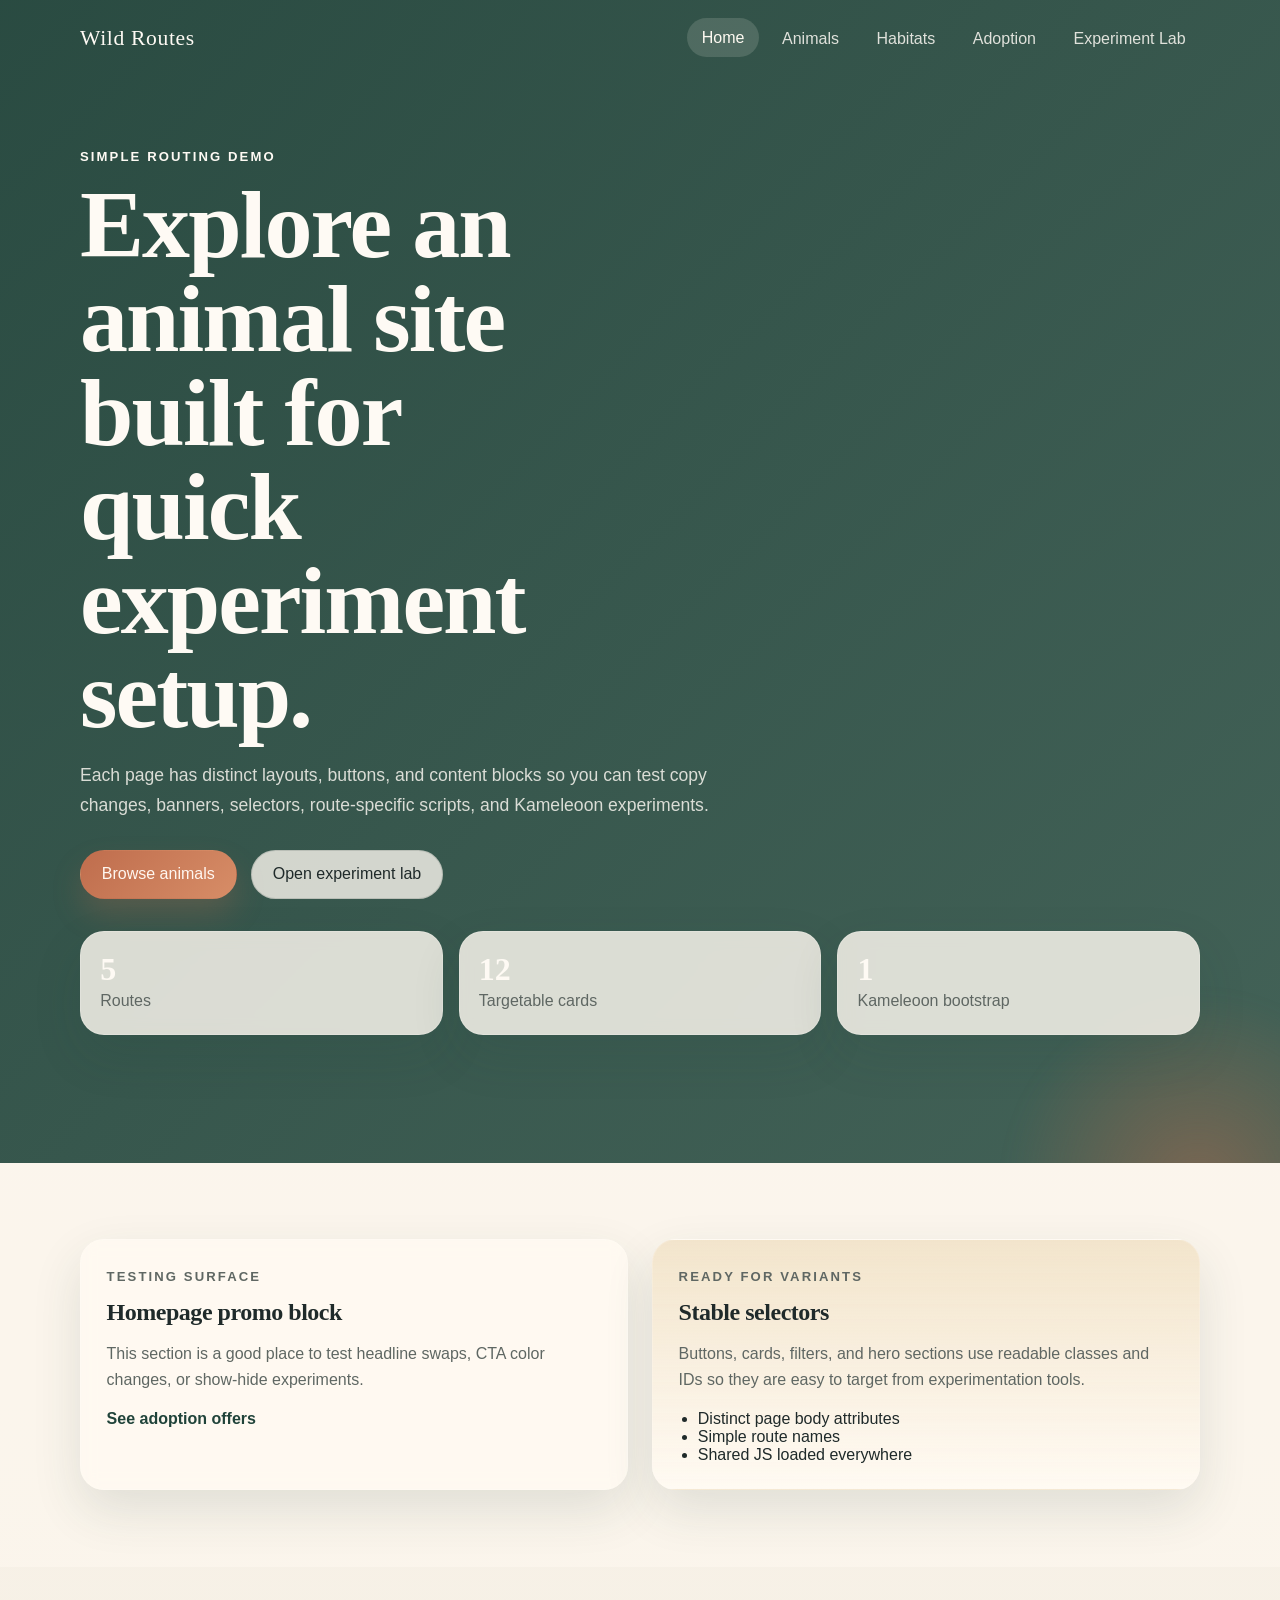
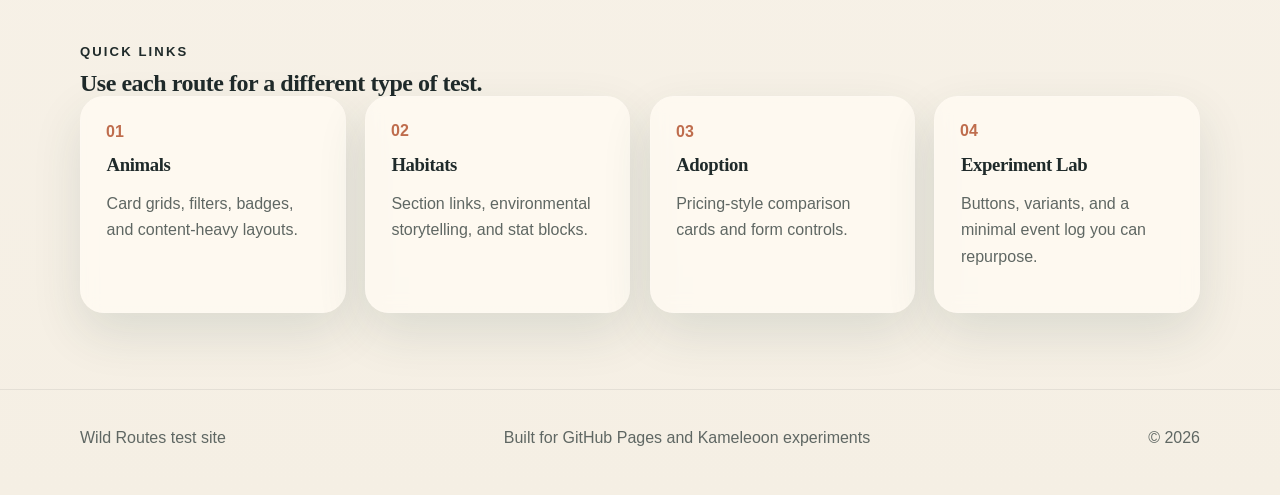
<file: index.html>
<!DOCTYPE html>
<html lang="en">
  <head>
    <script src="kameleoon.js"></script>
    <meta charset="UTF-8" />
    <meta name="viewport" content="width=device-width, initial-scale=1.0" />
    <title>Wild Routes | Home</title>
    <meta
      name="description"
      content="A simple multi-page animal site for testing Kameleoon experiments."
    />
    <link rel="stylesheet" href="styles.css" />
    <script defer src="app.js"></script>
  </head>
  <body data-page="home">
    <div class="site-shell">
      <header class="hero hero-home">
        <div class="hero__glow"></div>
        <nav class="topbar" aria-label="Primary">
          <a class="brand" href="index.html">Wild Routes</a>
          <button class="nav-toggle" type="button" aria-expanded="false" aria-controls="site-nav">
            Menu
          </button>
          <div class="nav-links" id="site-nav">
            <a href="index.html" data-route="home">Home</a>
            <a href="animals.html" data-route="animals">Animals</a>
            <a href="habitats.html" data-route="habitats">Habitats</a>
            <a href="adoption.html" data-route="adoption">Adoption</a>
            <a href="experiment-lab.html" data-route="lab">Experiment Lab</a>
          </div>
        </nav>

        <section class="hero__content container">
          <p class="eyebrow">Simple Routing Demo</p>
          <h1>Explore an animal site built for quick experiment setup.</h1>
          <p class="lede">
            Each page has distinct layouts, buttons, and content blocks so you can test copy changes,
            banners, selectors, route-specific scripts, and Kameleoon experiments.
          </p>
          <div class="hero__actions">
            <a class="button button--solid" href="animals.html" id="primary-cta">Browse animals</a>
            <a class="button button--ghost" href="experiment-lab.html">Open experiment lab</a>
          </div>
          <div class="metric-strip" aria-label="Demo metrics">
            <article>
              <strong>5</strong>
              <span>Routes</span>
            </article>
            <article>
              <strong>12</strong>
              <span>Targetable cards</span>
            </article>
            <article>
              <strong>1</strong>
              <span>Kameleoon bootstrap</span>
            </article>
          </div>
        </section>
      </header>

      <main>
        <section class="section section--light">
          <div class="container grid grid--2">
            <article class="feature-card" data-test-block="promo-banner">
              <p class="tag">Testing surface</p>
              <h2>Homepage promo block</h2>
              <p>
                This section is a good place to test headline swaps, CTA color changes, or show-hide
                experiments.
              </p>
              <a class="inline-link" href="adoption.html">See adoption offers</a>
            </article>
            <article class="feature-card feature-card--accent">
              <p class="tag">Ready for variants</p>
              <h2>Stable selectors</h2>
              <p>
                Buttons, cards, filters, and hero sections use readable classes and IDs so they are easy
                to target from experimentation tools.
              </p>
              <ul class="check-list">
                <li>Distinct page body attributes</li>
                <li>Simple route names</li>
                <li>Shared JS loaded everywhere</li>
              </ul>
            </article>
          </div>
        </section>

        <section class="section">
          <div class="container">
            <div class="section-heading">
              <p class="eyebrow">Quick Links</p>
              <h2>Use each route for a different type of test.</h2>
            </div>
            <div class="card-grid">
              <a class="route-card" href="animals.html">
                <span class="route-card__index">01</span>
                <h3>Animals</h3>
                <p>Card grids, filters, badges, and content-heavy layouts.</p>
              </a>
              <a class="route-card" href="habitats.html">
                <span class="route-card__index">02</span>
                <h3>Habitats</h3>
                <p>Section links, environmental storytelling, and stat blocks.</p>
              </a>
              <a class="route-card" href="adoption.html">
                <span class="route-card__index">03</span>
                <h3>Adoption</h3>
                <p>Pricing-style comparison cards and form controls.</p>
              </a>
              <a class="route-card" href="experiment-lab.html">
                <span class="route-card__index">04</span>
                <h3>Experiment Lab</h3>
                <p>Buttons, variants, and a minimal event log you can repurpose.</p>
              </a>
            </div>
          </div>
        </section>
      </main>

      <footer class="site-footer">
        <div class="container footer-row">
          <p>Wild Routes test site</p>
          <p>Built for GitHub Pages and Kameleoon experiments</p>
          <p>&copy; <span id="year"></span></p>
        </div>
      </footer>
    </div>
  </body>
</html>
</file>
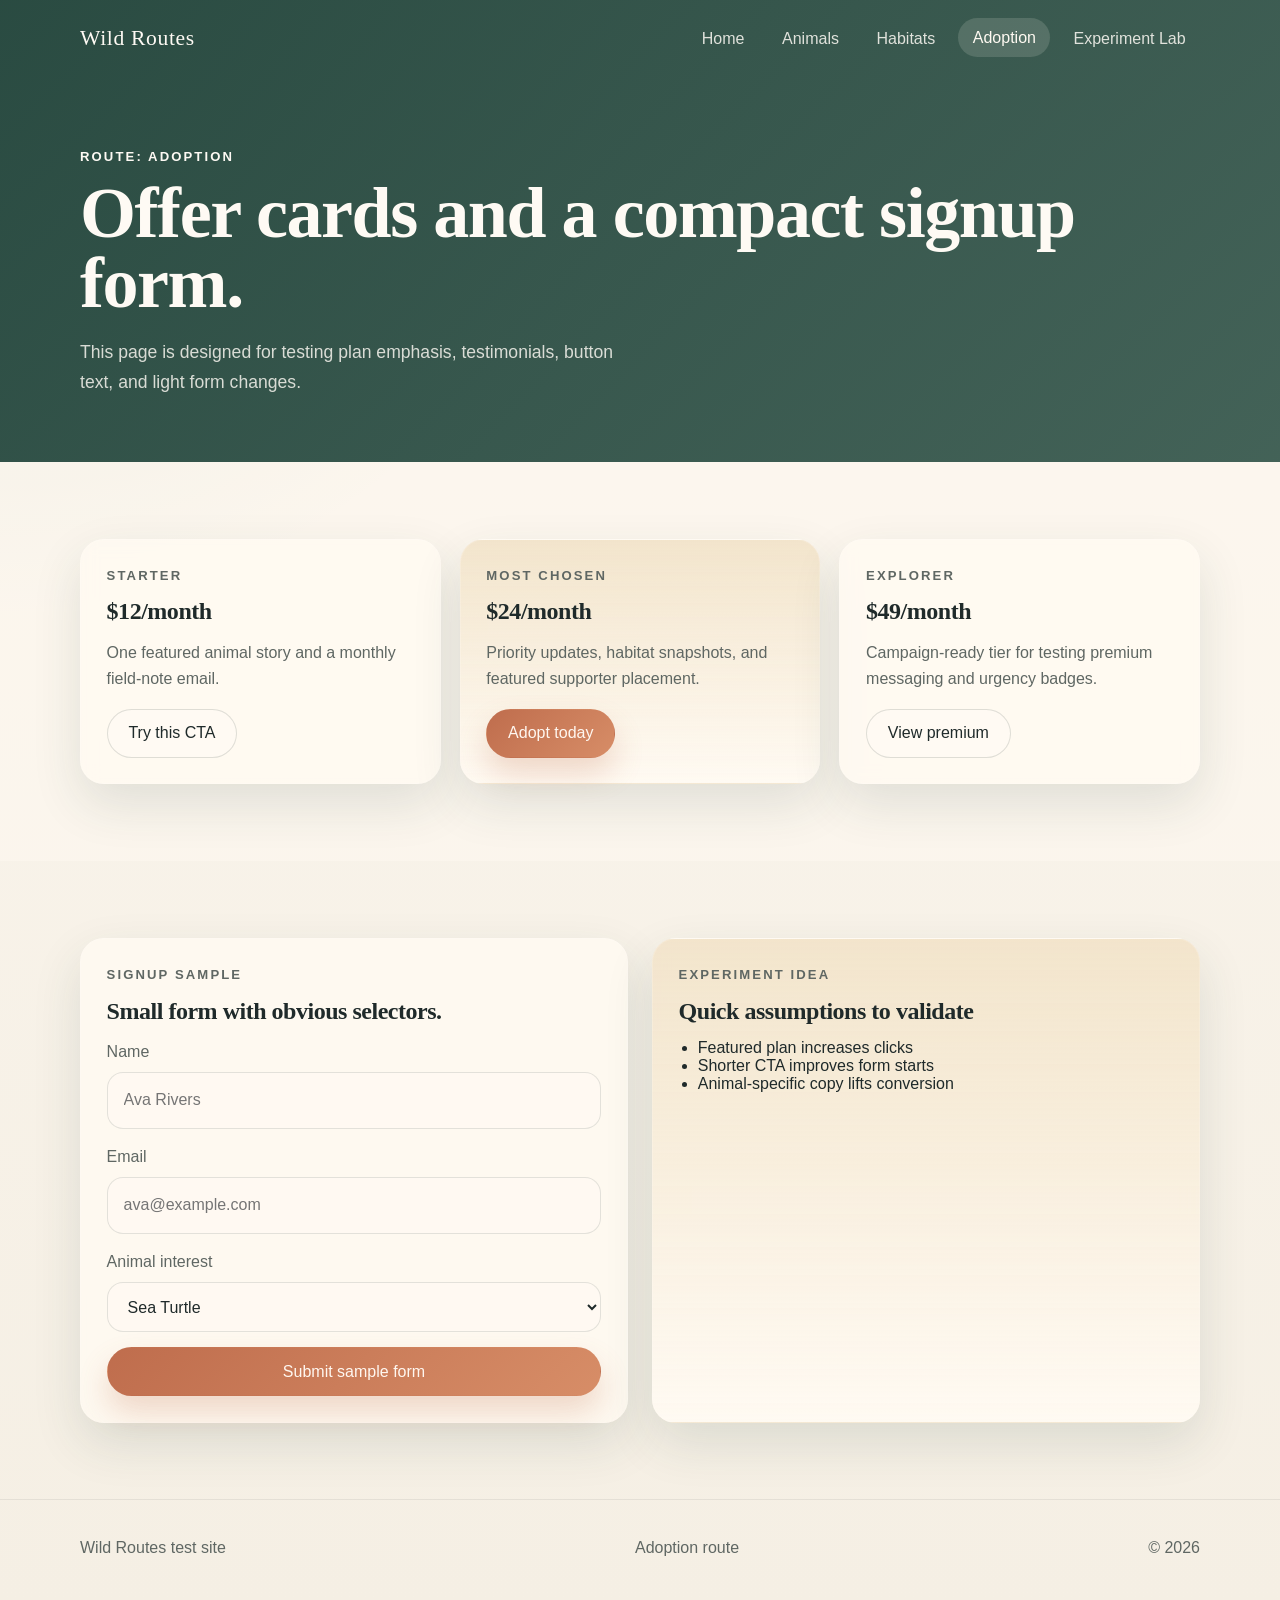
<file: adoption.html>
<!DOCTYPE html>
<html lang="en">
  <head>
    <script src="kameleoon.js"></script>
    <meta charset="UTF-8" />
    <meta name="viewport" content="width=device-width, initial-scale=1.0" />
    <title>Wild Routes | Adoption</title>
    <meta name="description" content="Plan comparison and form elements for experiment testing." />
    <link rel="stylesheet" href="styles.css" />
    <script defer src="app.js"></script>
  </head>
  <body data-page="adoption">
    <div class="site-shell">
      <header class="page-header page-header--adoption">
        <nav class="topbar" aria-label="Primary">
          <a class="brand" href="index.html">Wild Routes</a>
          <button class="nav-toggle" type="button" aria-expanded="false" aria-controls="site-nav">
            Menu
          </button>
          <div class="nav-links" id="site-nav">
            <a href="index.html" data-route="home">Home</a>
            <a href="animals.html" data-route="animals">Animals</a>
            <a href="habitats.html" data-route="habitats">Habitats</a>
            <a href="adoption.html" data-route="adoption">Adoption</a>
            <a href="experiment-lab.html" data-route="lab">Experiment Lab</a>
          </div>
        </nav>
        <div class="container page-header__content">
          <p class="eyebrow">Route: Adoption</p>
          <h1>Offer cards and a compact signup form.</h1>
          <p class="lede">
            This page is designed for testing plan emphasis, testimonials, button text, and light form
            changes.
          </p>
        </div>
      </header>

      <main>
        <section class="section section--light">
          <div class="container">
            <div class="pricing-grid">
              <article class="pricing-card">
                <p class="tag">Starter</p>
                <h2>$12<span>/month</span></h2>
                <p>One featured animal story and a monthly field-note email.</p>
                <a class="button button--ghost" href="experiment-lab.html">Try this CTA</a>
              </article>
              <article class="pricing-card pricing-card--featured">
                <p class="tag">Most Chosen</p>
                <h2>$24<span>/month</span></h2>
                <p>Priority updates, habitat snapshots, and featured supporter placement.</p>
                <a class="button button--solid" href="experiment-lab.html">Adopt today</a>
              </article>
              <article class="pricing-card">
                <p class="tag">Explorer</p>
                <h2>$49<span>/month</span></h2>
                <p>Campaign-ready tier for testing premium messaging and urgency badges.</p>
                <a class="button button--ghost" href="experiment-lab.html">View premium</a>
              </article>
            </div>
          </div>
        </section>

        <section class="section">
          <div class="container grid grid--2">
            <article class="feature-card">
              <p class="eyebrow">Signup Sample</p>
              <h2>Small form with obvious selectors.</h2>
              <form class="demo-form" id="signup-form">
                <label>
                  Name
                  <input type="text" name="name" placeholder="Ava Rivers" />
                </label>
                <label>
                  Email
                  <input type="email" name="email" placeholder="ava@example.com" />
                </label>
                <label>
                  Animal interest
                  <select name="animal">
                    <option>Sea Turtle</option>
                    <option>Red Fox</option>
                    <option>Meerkat</option>
                  </select>
                </label>
                <button class="button button--solid" type="submit">Submit sample form</button>
              </form>
            </article>
            <article class="feature-card feature-card--accent">
              <p class="eyebrow">Experiment idea</p>
              <h2>Quick assumptions to validate</h2>
              <ul class="check-list">
                <li>Featured plan increases clicks</li>
                <li>Shorter CTA improves form starts</li>
                <li>Animal-specific copy lifts conversion</li>
              </ul>
            </article>
          </div>
        </section>
      </main>

      <footer class="site-footer">
        <div class="container footer-row">
          <p>Wild Routes test site</p>
          <p>Adoption route</p>
          <p>&copy; <span id="year"></span></p>
        </div>
      </footer>
    </div>
  </body>
</html>
</file>
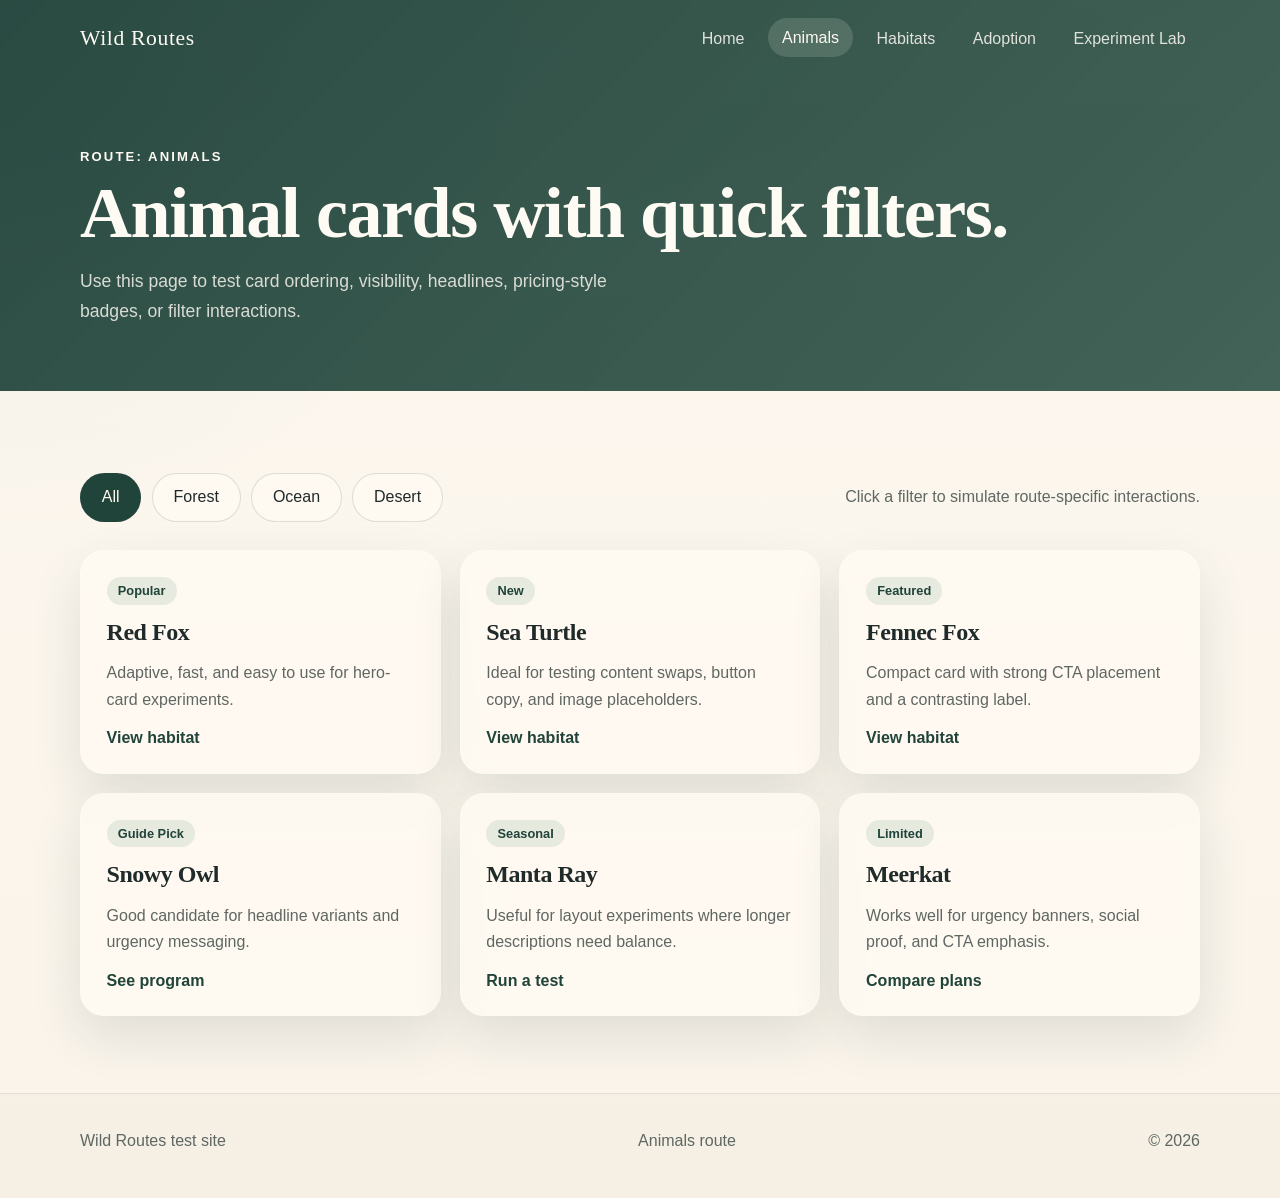
<file: animals.html>
<!DOCTYPE html>
<html lang="en">
  <head>
    <script src="kameleoon.js"></script>
    <meta charset="UTF-8" />
    <meta name="viewport" content="width=device-width, initial-scale=1.0" />
    <title>Wild Routes | Animals</title>
    <meta name="description" content="Animal cards and filters for experiment testing." />
    <link rel="stylesheet" href="styles.css" />
    <script defer src="app.js"></script>
  </head>
  <body data-page="animals">
    <div class="site-shell">
      <header class="page-header page-header--animals">
        <nav class="topbar" aria-label="Primary">
          <a class="brand" href="index.html">Wild Routes</a>
          <button class="nav-toggle" type="button" aria-expanded="false" aria-controls="site-nav">
            Menu
          </button>
          <div class="nav-links" id="site-nav">
            <a href="index.html" data-route="home">Home</a>
            <a href="animals.html" data-route="animals">Animals</a>
            <a href="habitats.html" data-route="habitats">Habitats</a>
            <a href="adoption.html" data-route="adoption">Adoption</a>
            <a href="experiment-lab.html" data-route="lab">Experiment Lab</a>
          </div>
        </nav>
        <div class="container page-header__content">
          <p class="eyebrow">Route: Animals</p>
          <h1>Animal cards with quick filters.</h1>
          <p class="lede">
            Use this page to test card ordering, visibility, headlines, pricing-style badges, or filter
            interactions.
          </p>
        </div>
      </header>

      <main>
        <section class="section section--light">
          <div class="container">
            <div class="toolbar">
              <div class="filter-group" role="group" aria-label="Animal filters">
                <button class="chip is-active" type="button" data-filter="all">All</button>
                <button class="chip" type="button" data-filter="forest">Forest</button>
                <button class="chip" type="button" data-filter="ocean">Ocean</button>
                <button class="chip" type="button" data-filter="desert">Desert</button>
              </div>
              <p class="toolbar__note">Click a filter to simulate route-specific interactions.</p>
            </div>

            <div class="animal-grid">
              <article class="animal-card" data-category="forest">
                <span class="badge">Popular</span>
                <h2>Red Fox</h2>
                <p>Adaptive, fast, and easy to use for hero-card experiments.</p>
                <a class="inline-link" href="habitats.html#forest-zone">View habitat</a>
              </article>
              <article class="animal-card" data-category="ocean">
                <span class="badge">New</span>
                <h2>Sea Turtle</h2>
                <p>Ideal for testing content swaps, button copy, and image placeholders.</p>
                <a class="inline-link" href="habitats.html#ocean-zone">View habitat</a>
              </article>
              <article class="animal-card" data-category="desert">
                <span class="badge">Featured</span>
                <h2>Fennec Fox</h2>
                <p>Compact card with strong CTA placement and a contrasting label.</p>
                <a class="inline-link" href="habitats.html#desert-zone">View habitat</a>
              </article>
              <article class="animal-card" data-category="forest">
                <span class="badge">Guide Pick</span>
                <h2>Snowy Owl</h2>
                <p>Good candidate for headline variants and urgency messaging.</p>
                <a class="inline-link" href="adoption.html">See program</a>
              </article>
              <article class="animal-card" data-category="ocean">
                <span class="badge">Seasonal</span>
                <h2>Manta Ray</h2>
                <p>Useful for layout experiments where longer descriptions need balance.</p>
                <a class="inline-link" href="experiment-lab.html">Run a test</a>
              </article>
              <article class="animal-card" data-category="desert">
                <span class="badge">Limited</span>
                <h2>Meerkat</h2>
                <p>Works well for urgency banners, social proof, and CTA emphasis.</p>
                <a class="inline-link" href="adoption.html">Compare plans</a>
              </article>
            </div>
          </div>
        </section>
      </main>

      <footer class="site-footer">
        <div class="container footer-row">
          <p>Wild Routes test site</p>
          <p>Animals route</p>
          <p>&copy; <span id="year"></span></p>
        </div>
      </footer>
    </div>
  </body>
</html>
</file>
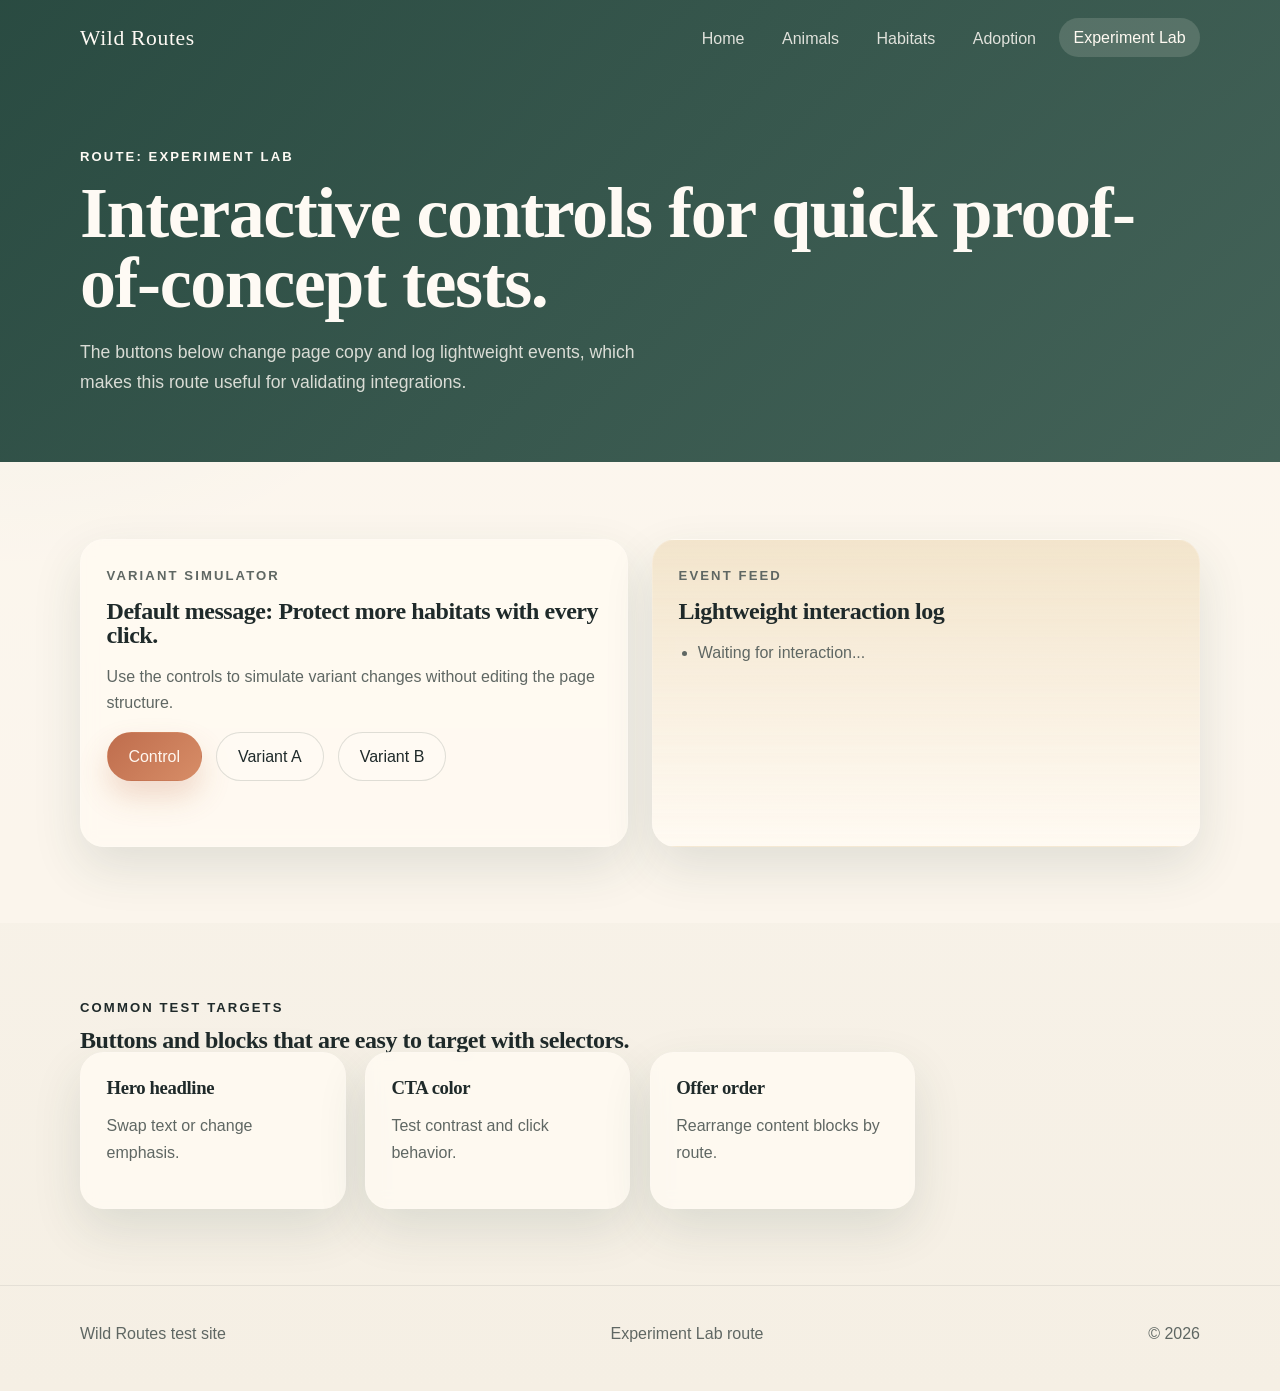
<file: experiment-lab.html>
<!DOCTYPE html>
<html lang="en">
  <head>
    <script src="kameleoon.js"></script>
    <meta charset="UTF-8" />
    <meta name="viewport" content="width=device-width, initial-scale=1.0" />
    <title>Wild Routes | Experiment Lab</title>
    <meta name="description" content="Interactive page for testing experiment behaviors." />
    <link rel="stylesheet" href="styles.css" />
    <script defer src="app.js"></script>
  </head>
  <body data-page="lab">
    <div class="site-shell">
      <header class="page-header page-header--lab">
        <nav class="topbar" aria-label="Primary">
          <a class="brand" href="index.html">Wild Routes</a>
          <button class="nav-toggle" type="button" aria-expanded="false" aria-controls="site-nav">
            Menu
          </button>
          <div class="nav-links" id="site-nav">
            <a href="index.html" data-route="home">Home</a>
            <a href="animals.html" data-route="animals">Animals</a>
            <a href="habitats.html" data-route="habitats">Habitats</a>
            <a href="adoption.html" data-route="adoption">Adoption</a>
            <a href="experiment-lab.html" data-route="lab">Experiment Lab</a>
          </div>
        </nav>
        <div class="container page-header__content">
          <p class="eyebrow">Route: Experiment Lab</p>
          <h1>Interactive controls for quick proof-of-concept tests.</h1>
          <p class="lede">
            The buttons below change page copy and log lightweight events, which makes this route useful for
            validating integrations.
          </p>
        </div>
      </header>

      <main>
        <section class="section section--light">
          <div class="container grid grid--2">
            <article class="feature-card">
              <p class="tag">Variant simulator</p>
              <h2 id="lab-headline">Default message: Protect more habitats with every click.</h2>
              <p id="lab-copy">
                Use the controls to simulate variant changes without editing the page structure.
              </p>
              <div class="button-row">
                <button class="button button--solid" type="button" data-variant="control">Control</button>
                <button class="button button--ghost" type="button" data-variant="variant-a">Variant A</button>
                <button class="button button--ghost" type="button" data-variant="variant-b">Variant B</button>
              </div>
            </article>
            <article class="feature-card feature-card--accent">
              <p class="tag">Event feed</p>
              <h2>Lightweight interaction log</h2>
              <ul class="event-log" id="event-log">
                <li>Waiting for interaction...</li>
              </ul>
            </article>
          </div>
        </section>

        <section class="section">
          <div class="container">
            <div class="section-heading">
              <p class="eyebrow">Common Test Targets</p>
              <h2>Buttons and blocks that are easy to target with selectors.</h2>
            </div>
            <div class="card-grid">
              <article class="route-card route-card--static">
                <h3>Hero headline</h3>
                <p>Swap text or change emphasis.</p>
              </article>
              <article class="route-card route-card--static">
                <h3>CTA color</h3>
                <p>Test contrast and click behavior.</p>
              </article>
              <article class="route-card route-card--static">
                <h3>Offer order</h3>
                <p>Rearrange content blocks by route.</p>
              </article>
            </div>
          </div>
        </section>
      </main>

      <footer class="site-footer">
        <div class="container footer-row">
          <p>Wild Routes test site</p>
          <p>Experiment Lab route</p>
          <p>&copy; <span id="year"></span></p>
        </div>
      </footer>
    </div>
  </body>
</html>
</file>
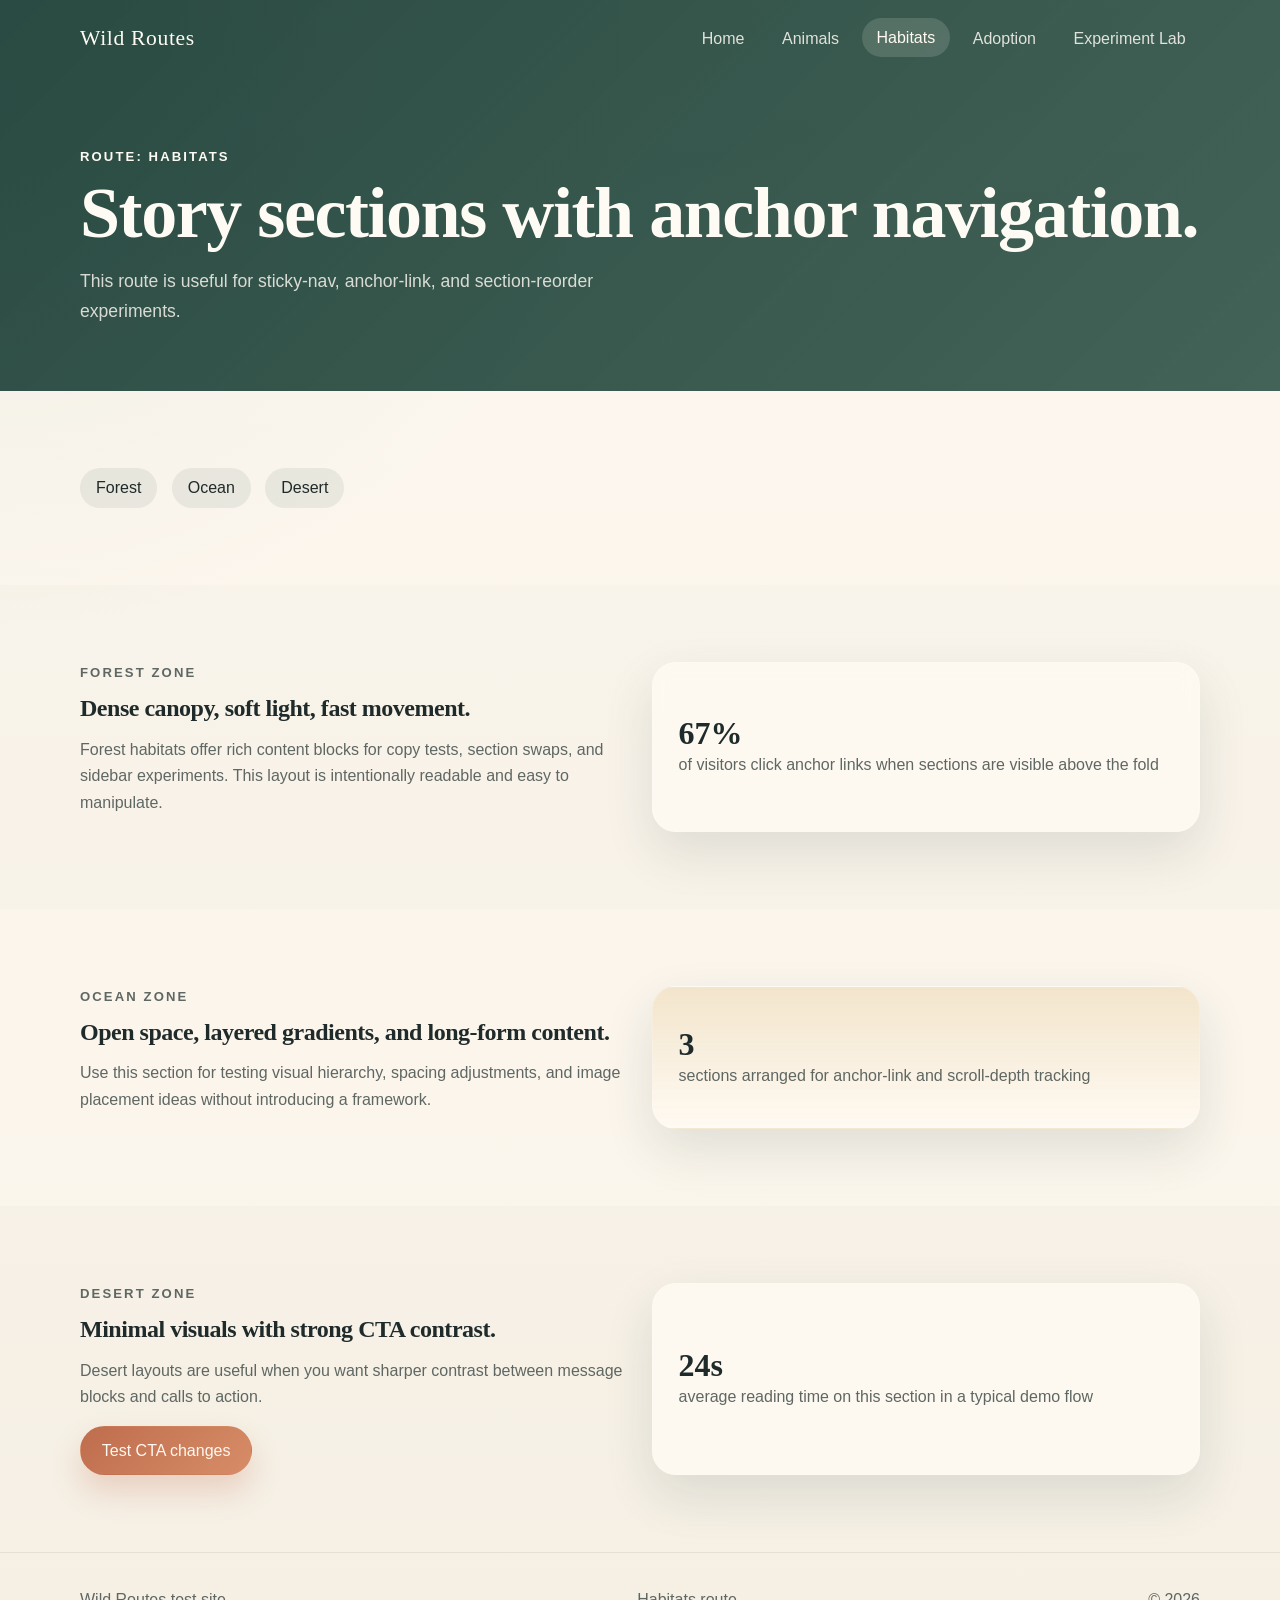
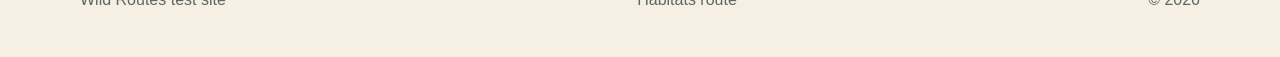
<file: habitats.html>
<!DOCTYPE html>
<html lang="en">
  <head>
    <script src="kameleoon.js"></script>
    <meta charset="UTF-8" />
    <meta name="viewport" content="width=device-width, initial-scale=1.0" />
    <title>Wild Routes | Habitats</title>
    <meta name="description" content="Habitat sections and stat blocks for experiment testing." />
    <link rel="stylesheet" href="styles.css" />
    <script defer src="app.js"></script>
  </head>
  <body data-page="habitats">
    <div class="site-shell">
      <header class="page-header page-header--habitats">
        <nav class="topbar" aria-label="Primary">
          <a class="brand" href="index.html">Wild Routes</a>
          <button class="nav-toggle" type="button" aria-expanded="false" aria-controls="site-nav">
            Menu
          </button>
          <div class="nav-links" id="site-nav">
            <a href="index.html" data-route="home">Home</a>
            <a href="animals.html" data-route="animals">Animals</a>
            <a href="habitats.html" data-route="habitats">Habitats</a>
            <a href="adoption.html" data-route="adoption">Adoption</a>
            <a href="experiment-lab.html" data-route="lab">Experiment Lab</a>
          </div>
        </nav>
        <div class="container page-header__content">
          <p class="eyebrow">Route: Habitats</p>
          <h1>Story sections with anchor navigation.</h1>
          <p class="lede">
            This route is useful for sticky-nav, anchor-link, and section-reorder experiments.
          </p>
        </div>
      </header>

      <main>
        <section class="section section--light">
          <div class="container">
            <div class="jump-links">
              <a href="#forest-zone">Forest</a>
              <a href="#ocean-zone">Ocean</a>
              <a href="#desert-zone">Desert</a>
            </div>
          </div>
        </section>

        <section class="section habitat-section" id="forest-zone">
          <div class="container grid grid--2">
            <div>
              <p class="eyebrow">Forest Zone</p>
              <h2>Dense canopy, soft light, fast movement.</h2>
              <p>
                Forest habitats offer rich content blocks for copy tests, section swaps, and sidebar
                experiments. This layout is intentionally readable and easy to manipulate.
              </p>
            </div>
            <aside class="stat-panel">
              <strong>67%</strong>
              <span>of visitors click anchor links when sections are visible above the fold</span>
            </aside>
          </div>
        </section>

        <section class="section section--light habitat-section" id="ocean-zone">
          <div class="container grid grid--2">
            <div>
              <p class="eyebrow">Ocean Zone</p>
              <h2>Open space, layered gradients, and long-form content.</h2>
              <p>
                Use this section for testing visual hierarchy, spacing adjustments, and image placement
                ideas without introducing a framework.
              </p>
            </div>
            <aside class="stat-panel stat-panel--alt">
              <strong>3</strong>
              <span>sections arranged for anchor-link and scroll-depth tracking</span>
            </aside>
          </div>
        </section>

        <section class="section habitat-section" id="desert-zone">
          <div class="container grid grid--2">
            <div>
              <p class="eyebrow">Desert Zone</p>
              <h2>Minimal visuals with strong CTA contrast.</h2>
              <p>
                Desert layouts are useful when you want sharper contrast between message blocks and calls to
                action.
              </p>
              <a class="button button--solid" href="experiment-lab.html">Test CTA changes</a>
            </div>
            <aside class="stat-panel">
              <strong>24s</strong>
              <span>average reading time on this section in a typical demo flow</span>
            </aside>
          </div>
        </section>
      </main>

      <footer class="site-footer">
        <div class="container footer-row">
          <p>Wild Routes test site</p>
          <p>Habitats route</p>
          <p>&copy; <span id="year"></span></p>
        </div>
      </footer>
    </div>
  </body>
</html>
</file>
<file: styles.css>
:root {
  --bg: #f5efe4;
  --bg-soft: #fffaf2;
  --ink: #1f2a2a;
  --ink-soft: #5f6763;
  --line: rgba(31, 42, 42, 0.12);
  --sage: #7aa38c;
  --forest: #20433a;
  --clay: #bf6d4d;
  --sand: #ebd7b5;
  --card: rgba(255, 250, 242, 0.82);
  --shadow: 0 20px 50px rgba(32, 67, 58, 0.12);
  --radius: 24px;
}

*,
*::before,
*::after {
  box-sizing: border-box;
}

html {
  scroll-behavior: smooth;
}

body {
  margin: 0;
  font-family: "Avenir Next", "Segoe UI", "Helvetica Neue", sans-serif;
  color: var(--ink);
  background:
    radial-gradient(circle at top left, rgba(122, 163, 140, 0.25), transparent 30%),
    linear-gradient(180deg, #fbf6ee 0%, var(--bg) 100%);
}

a {
  color: inherit;
  text-decoration: none;
}

img {
  max-width: 100%;
}

.site-shell {
  min-height: 100vh;
}

.container {
  width: min(1120px, calc(100% - 2rem));
  margin: 0 auto;
}

.hero,
.page-header {
  position: relative;
  overflow: hidden;
  color: #fefaf4;
  background:
    linear-gradient(135deg, rgba(32, 67, 58, 0.95), rgba(42, 78, 67, 0.88)),
    linear-gradient(160deg, rgba(235, 215, 181, 0.2), transparent 60%);
}

.hero-home {
  padding-bottom: 4rem;
}

.hero__glow {
  position: absolute;
  inset: auto -10% -20% auto;
  width: 420px;
  height: 420px;
  border-radius: 50%;
  background: radial-gradient(circle, rgba(191, 109, 77, 0.45), transparent 65%);
  filter: blur(8px);
}

.topbar {
  width: min(1120px, calc(100% - 2rem));
  margin: 0 auto;
  padding: 1.2rem 0;
  display: flex;
  align-items: center;
  justify-content: space-between;
  gap: 1rem;
}

.brand {
  font-family: "Iowan Old Style", "Palatino Linotype", serif;
  font-size: 1.35rem;
  letter-spacing: 0.03em;
}

.nav-links {
  display: flex;
  align-items: center;
  gap: 0.55rem;
  flex-wrap: wrap;
}

.nav-links a {
  padding: 0.65rem 0.9rem;
  border-radius: 999px;
  color: rgba(254, 250, 244, 0.85);
  transition: background-color 160ms ease, color 160ms ease, transform 160ms ease;
}

.nav-links a:hover,
.nav-links a:focus-visible,
.nav-links a.is-current {
  background: rgba(255, 250, 242, 0.14);
  color: #fffaf2;
  transform: translateY(-1px);
}

.nav-toggle {
  display: none;
  border: 1px solid rgba(255, 250, 242, 0.25);
  background: transparent;
  color: #fffaf2;
  border-radius: 999px;
  padding: 0.65rem 1rem;
  font: inherit;
}

.hero__content,
.page-header__content {
  padding: 4.5rem 0 4rem;
}

.hero__content h1,
.page-header__content h1,
.section-heading h2,
.feature-card h2,
.animal-card h2,
.pricing-card h2,
.route-card h3,
.not-found h1,
.habitat-section h2 {
  margin: 0;
  font-family: "Iowan Old Style", "Palatino Linotype", serif;
  line-height: 0.98;
  letter-spacing: -0.02em;
}

.hero__content h1 {
  max-width: 10ch;
  font-size: clamp(3rem, 9vw, 6rem);
}

.page-header__content h1,
.not-found h1 {
  font-size: clamp(2.6rem, 7vw, 4.5rem);
}

.eyebrow,
.tag {
  margin: 0 0 0.85rem;
  text-transform: uppercase;
  letter-spacing: 0.16em;
  font-size: 0.82rem;
  font-weight: 700;
}

.tag {
  color: var(--clay);
}

.lede {
  max-width: 65ch;
  margin: 1.2rem 0 0;
  color: rgba(254, 250, 244, 0.82);
  font-size: 1.1rem;
  line-height: 1.7;
}

.page-header__content .lede {
  max-width: 58ch;
}

.hero__actions,
.button-row,
.jump-links,
.footer-row {
  display: flex;
  gap: 0.9rem;
  flex-wrap: wrap;
}

.hero__actions {
  margin-top: 1.8rem;
}

.button,
.chip {
  display: inline-flex;
  align-items: center;
  justify-content: center;
  gap: 0.4rem;
  border-radius: 999px;
  padding: 0.9rem 1.3rem;
  font-weight: 700;
  font: inherit;
  cursor: pointer;
  transition: transform 180ms ease, box-shadow 180ms ease, background-color 180ms ease;
}

.button:hover,
.button:focus-visible,
.chip:hover,
.chip:focus-visible {
  transform: translateY(-1px);
}

.button--solid {
  border: 1px solid transparent;
  background: linear-gradient(135deg, var(--clay), #d78d67);
  color: #fff7f0;
  box-shadow: 0 16px 30px rgba(191, 109, 77, 0.24);
}

.button--ghost,
.chip {
  border: 1px solid rgba(31, 42, 42, 0.14);
  background: rgba(255, 250, 242, 0.78);
  color: var(--ink);
}

.chip.is-active {
  background: var(--forest);
  color: #fffaf2;
  border-color: transparent;
}

.metric-strip {
  margin-top: 2rem;
  display: grid;
  grid-template-columns: repeat(3, minmax(0, 1fr));
  gap: 1rem;
}

.metric-strip article,
.stat-panel,
.route-card,
.feature-card,
.animal-card,
.pricing-card {
  backdrop-filter: blur(8px);
  background: var(--card);
  border: 1px solid rgba(255, 250, 242, 0.2);
  border-radius: var(--radius);
  box-shadow: var(--shadow);
}

.metric-strip article {
  padding: 1.2rem;
}

.metric-strip strong,
.stat-panel strong {
  display: block;
  font-size: 2rem;
  font-family: "Iowan Old Style", "Palatino Linotype", serif;
}

.metric-strip span,
.stat-panel span,
.toolbar__note,
.animal-card p,
.route-card p,
.feature-card p,
.pricing-card p,
.event-log li,
.habitat-section p,
.demo-form label {
  color: var(--ink-soft);
  line-height: 1.65;
}

.section {
  padding: 4.8rem 0;
}

.section--light {
  background: rgba(255, 250, 242, 0.5);
}

.grid {
  display: grid;
  gap: 1.5rem;
}

.grid--2 {
  grid-template-columns: repeat(2, minmax(0, 1fr));
}

.feature-card,
.animal-card,
.pricing-card,
.stat-panel,
.route-card {
  padding: 1.6rem;
}

.feature-card--accent,
.pricing-card--featured,
.stat-panel--alt {
  background:
    linear-gradient(180deg, rgba(235, 215, 181, 0.62), rgba(255, 250, 242, 0.96)),
    var(--card);
}

.check-list,
.event-log {
  margin: 1rem 0 0;
  padding-left: 1.2rem;
}

.card-grid,
.animal-grid,
.pricing-grid {
  display: grid;
  gap: 1.2rem;
}

.card-grid {
  grid-template-columns: repeat(4, minmax(0, 1fr));
}

.animal-grid,
.pricing-grid {
  grid-template-columns: repeat(3, minmax(0, 1fr));
}

.route-card {
  min-height: 210px;
  color: var(--ink);
  transition: transform 180ms ease, border-color 180ms ease;
}

.route-card:hover,
.route-card:focus-visible {
  transform: translateY(-4px);
  border-color: rgba(32, 67, 58, 0.22);
}

.route-card__index {
  display: inline-flex;
  margin-bottom: 1rem;
  color: var(--clay);
  font-weight: 700;
}

.route-card--static {
  min-height: auto;
}

.inline-link {
  color: var(--forest);
  font-weight: 700;
}

.toolbar {
  display: flex;
  justify-content: space-between;
  align-items: center;
  gap: 1rem;
  margin-bottom: 1.5rem;
  flex-wrap: wrap;
}

.filter-group {
  display: flex;
  gap: 0.65rem;
  flex-wrap: wrap;
}

.animal-card[hidden] {
  display: none;
}

.badge {
  display: inline-flex;
  margin-bottom: 1rem;
  padding: 0.4rem 0.7rem;
  border-radius: 999px;
  background: rgba(122, 163, 140, 0.18);
  color: var(--forest);
  font-size: 0.8rem;
  font-weight: 700;
}

.jump-links a {
  padding: 0.7rem 1rem;
  border-radius: 999px;
  background: rgba(32, 67, 58, 0.08);
}

.habitat-section {
  scroll-margin-top: 1.5rem;
}

.stat-panel {
  display: flex;
  flex-direction: column;
  justify-content: center;
}

.demo-form {
  margin-top: 1rem;
  display: grid;
  gap: 0.95rem;
}

.demo-form input,
.demo-form select {
  width: 100%;
  margin-top: 0.4rem;
  border: 1px solid var(--line);
  border-radius: 16px;
  padding: 0.9rem 1rem;
  background: rgba(255, 250, 242, 0.9);
  color: var(--ink);
  font: inherit;
}

.event-log {
  min-height: 180px;
}

.site-footer {
  border-top: 1px solid rgba(31, 42, 42, 0.08);
  padding: 1.4rem 0 2rem;
}

.footer-row {
  justify-content: space-between;
  color: var(--ink-soft);
}

.not-found {
  min-height: 100vh;
  display: grid;
  place-items: center;
  text-align: center;
}

@media (max-width: 900px) {
  .grid--2,
  .card-grid,
  .animal-grid,
  .pricing-grid,
  .metric-strip {
    grid-template-columns: 1fr;
  }

  .topbar {
    align-items: flex-start;
    flex-wrap: wrap;
  }

  .nav-toggle {
    display: inline-flex;
  }

  .nav-links {
    width: 100%;
    display: none;
    padding-bottom: 0.6rem;
  }

  .nav-links.is-open {
    display: flex;
  }

  .footer-row {
    justify-content: flex-start;
  }
}
</file>
